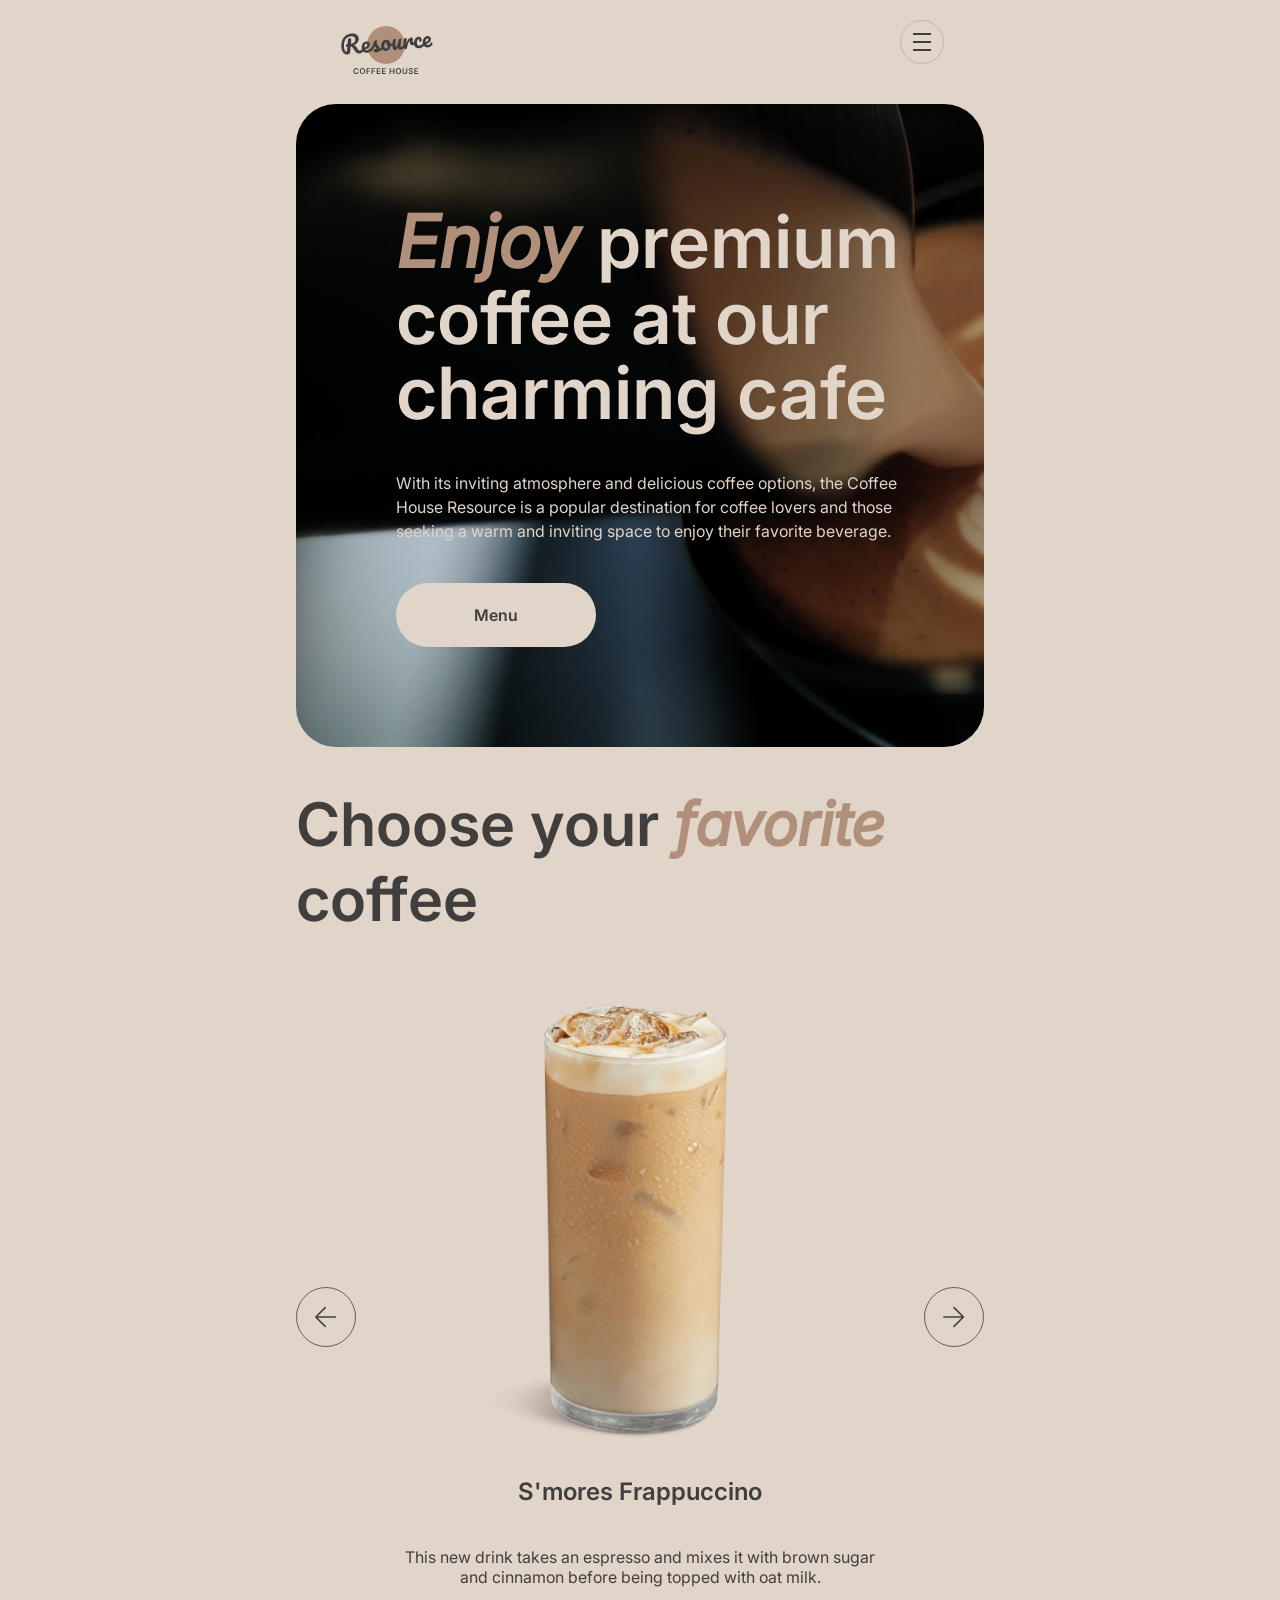
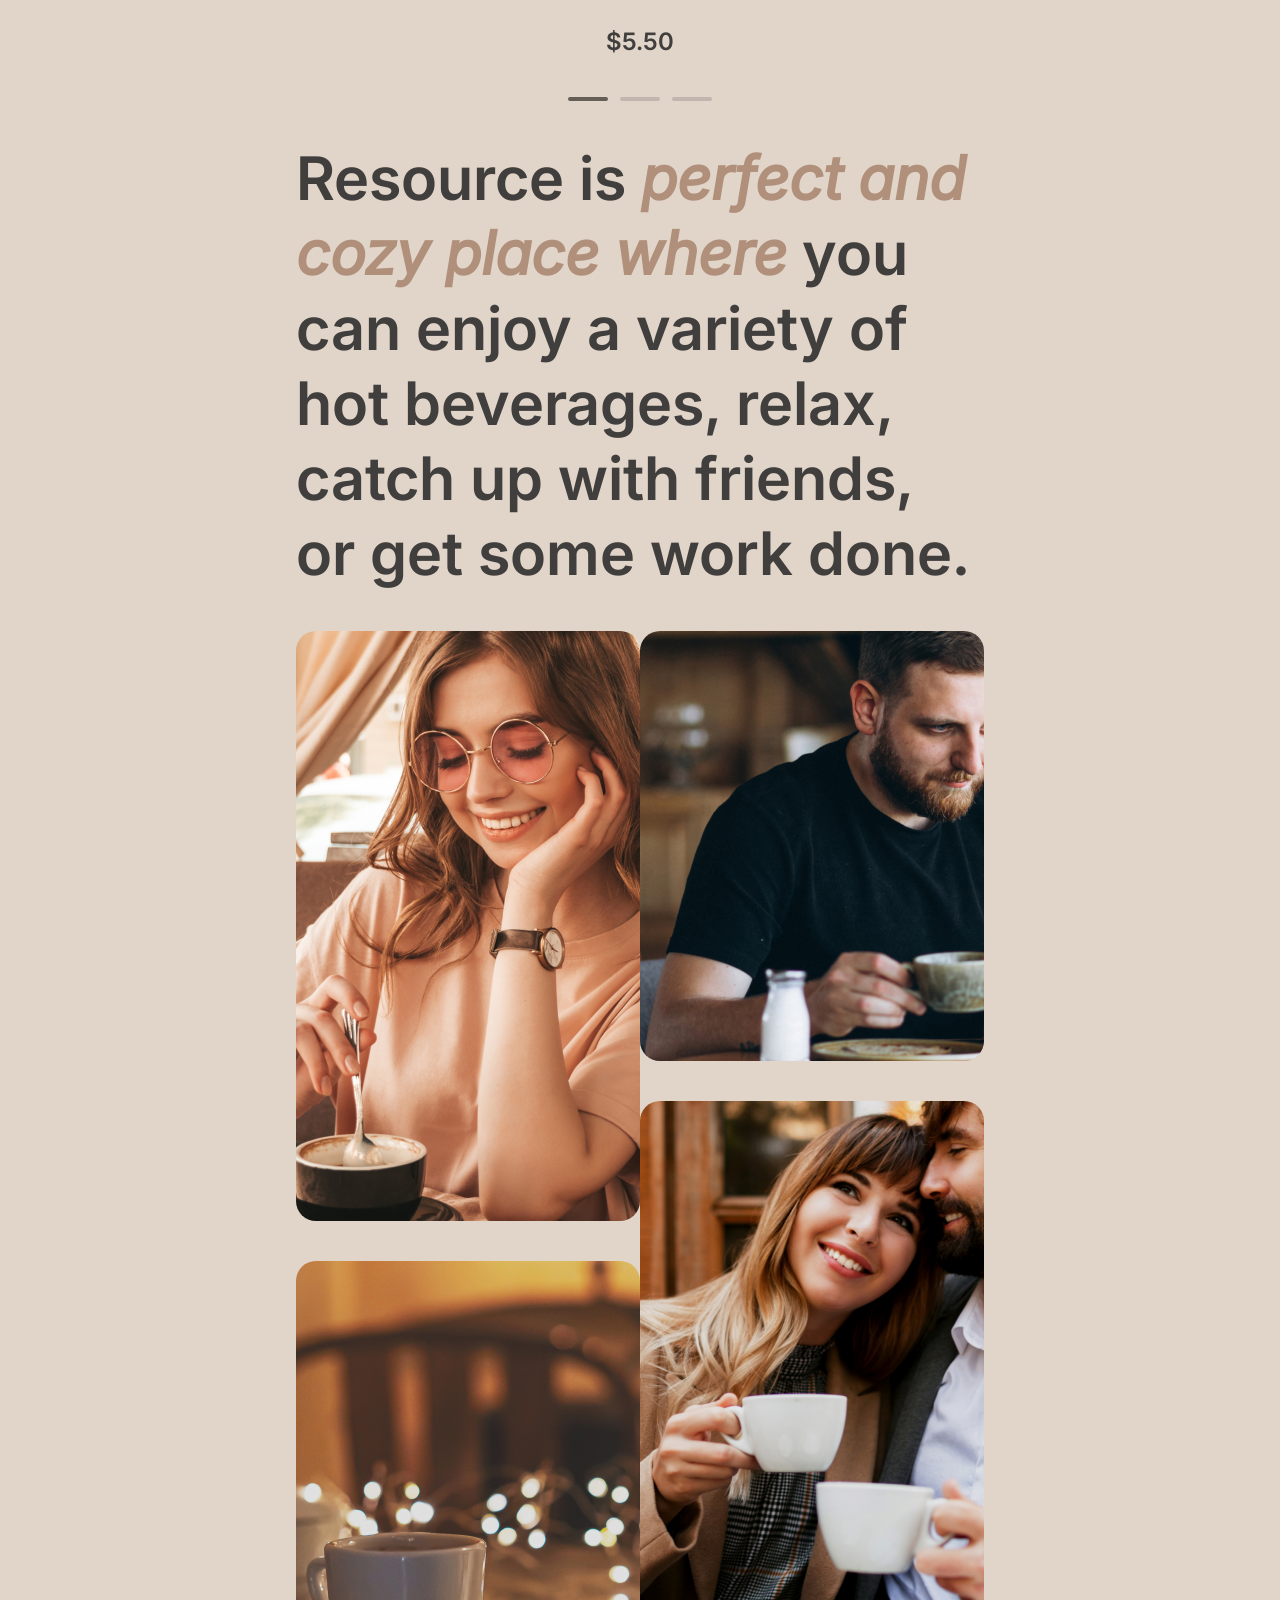
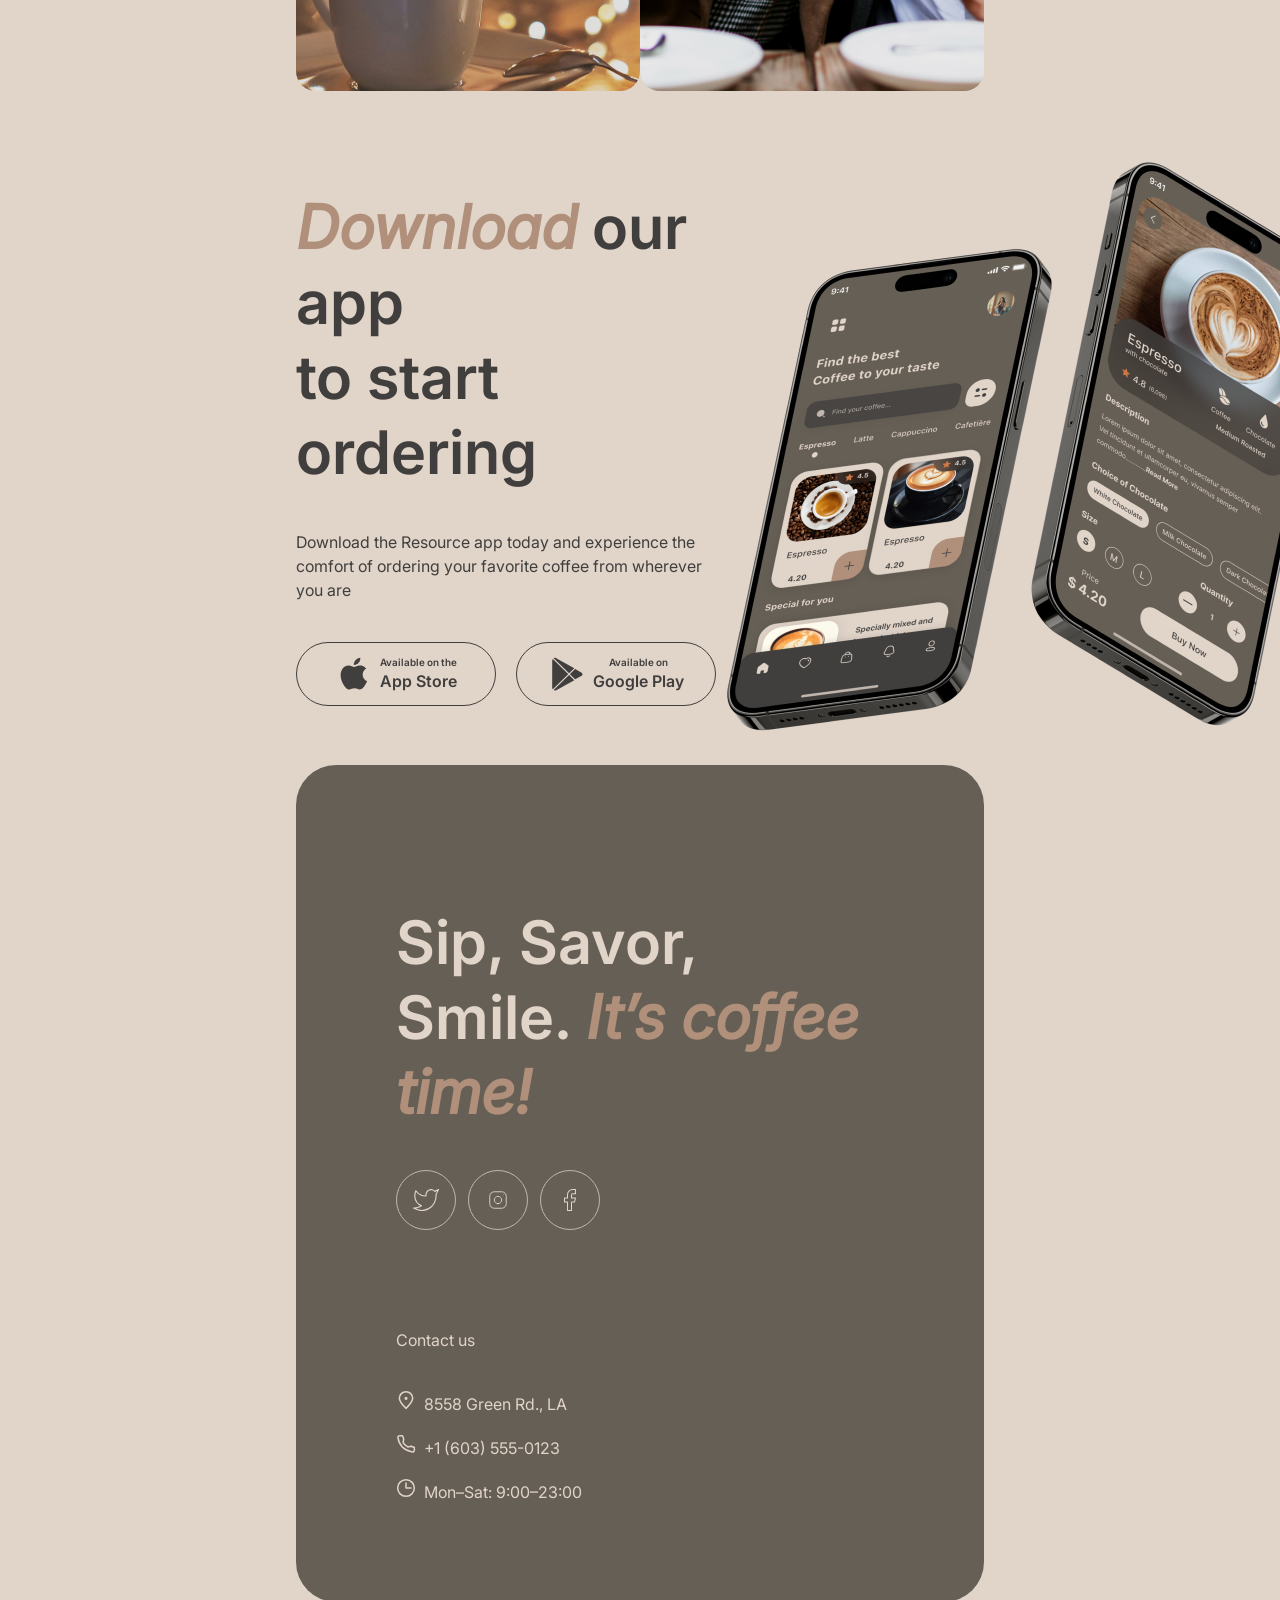
<file: index.html>
<!doctype html>
<html lang="ru">
<head>
    <meta charset="UTF-8">
    <meta name="viewport"
          content="width=device-width, user-scalable=no, initial-scale=1.0, maximum-scale=1.0, minimum-scale=1.0">
    <meta http-equiv="X-UA-Compatible" content="ie=edge">
    <link rel="stylesheet" href="./assets/styles/style.css">
    <title>landing-page</title>
</head>
<body>
<header class="header">
    <div class="header__logo">
        <img src="./assets/img/icon/logo.svg" alt="Logo" />
    </div>

    <nav class="header__nav">
        <ul class="header__menu">
            <li class="header__menu-item">
                <a class="header__link" href="#slider">Favorite coffee</a>
            </li>
            <li class="header__menu-item">
                <a class="header__link" href="#about">About</a>
            </li>
            <li class="header__menu-item">
                <a class="header__link" href="#download">Mobile app</a>
            </li>
            <li class="header__menu-item">
                <a class="header__link" href="#contact">Contact us</a>
            </li>
        </ul>
        <div class="header__actions">
            <button class="header__theme-toggle" type="button">
                <img src="./assets/img/icon/moon.svg" alt="" />
            </button>
            <a class="header__menu-link" href="./pages/menu/index.html">
                <span class="header__link">Menu</span>
                <img class="header__menu-icon" src="./assets/img/icon/coffee.svg" alt="icon" />
            </a>
        </div>
    </nav>



    <button class="header__burger" type="button" aria-label="Open menu">
        <span></span>
        <span></span>
        <span></span>
    </button>
</header>

<section class="hero">
    <div class="hero__content">
        <h1 class="hero__title">
            <span class="hero__title-accent">Enjoy</span> premium coffee at our charming cafe
        </h1>
        <p class="hero__description">
            With its inviting atmosphere and delicious coffee options,
            the Coffee House Resource is a popular destination for coffee lovers and those seeking
            a warm and inviting space to enjoy their favorite beverage.
        </p>
        <a class="hero__button" href="#">Menu</a>
    </div>
</section>

<section id="slider" class="slider">
    <div class="slider__header">
        <h2 class="heading-2">
            Choose your <span class="heading-2-accent">favorite</span> coffee
        </h2>
    </div>

    <div class="slider__body">
        <button class="slider__arrow slider__arrow--prev" type="button" aria-label="Previous slide">
            <img src="./assets/img/icon/left.svg" alt="" />
        </button>

        <div class="slider__viewport">
            <div class="slider__track">
                <div class="slider__slide">
                    <img class="slider__image" src="./assets/img/coffee-slider-1.png" alt="S'mores Frappuccino" />
                    <div class="slider__info">
                        <span class="slider__name">S'mores Frappuccino</span>
                        <p class="slider__description">
                            This new drink takes an espresso and mixes it with brown
                            sugar and cinnamon before being topped with oat milk.
                        </p>
                        <span class="slider__price">$5.50</span>
                    </div>
                </div>

                <div class="slider__slide">
                    <img class="slider__image" src="./assets/img/coffee-slider-2.png" alt="Caramel Macchiato" />
                    <div class="slider__info">
                        <span class="slider__name">Caramel Macchiato</span>
                        <p class="slider__description">
                            Fragrant and unique classic espresso with rich caramel-peanut
                            <br>syrup, with cream under whipped thick foam.
                        </p>
                        <span class="slider__price">$5.00</span>
                    </div>
                </div>

                <div class="slider__slide">
                    <img class="slider__image" src="./assets/img/coffee-slider-3.png" alt="Irish coffee" />
                    <div class="slider__info">
                        <span class="slider__name">Ice coffee</span>
                        <p class="slider__description">
                            A popular summer drink that tones and invigorates. Prepared
                            <br>from coffee, milk and ice.
                        </p>
                        <span class="slider__price">$4.50</span>
                    </div>
                </div>
            </div>
        </div>

        <button class="slider__arrow slider__arrow--next" type="button" aria-label="Next slide">
            <img src="./assets/img/icon/right.svg" alt="" />
        </button>
    </div>

    <div class="slider__dots">
        <button class="slider__dot slider__dot--active" type="button" aria-label="Slide 1"></button>
        <button class="slider__dot" type="button" aria-label="Slide 2"></button>
        <button class="slider__dot" type="button" aria-label="Slide 3"></button>
    </div>
</section>

<section id="about" class="about">
    <h2 class="about__text heading-2">
        Resource is <span class="about__text-accent heading-2-accent">perfect and cozy place where</span>
        you can enjoy a variety of hot beverages, relax,
        catch up with friends, or get some work done.
    </h2>

    <div class="about__gallery">
        <div class="about__column about__column--left">
            <img class="about__image" src="./assets/img/about-1.png" alt="Coffee cup on table" width="660" height="590"/>
            <img class="about__image" src="./assets/img/about-2.png" alt="Barista making coffee" width="660" height="430"/>
        </div>

        <div class="about__column about__column--right">
            <img class="about__image" src="./assets/img/about-3.png" alt="Coffee beans" width="660" height="430"/>
            <img class="about__image" src="./assets/img/about-4.png" alt="Cafe interior" width="660" height="590"/>
        </div>
    </div>
</section>

<section id="download" class="download">
    <div class="download__content">
        <h2 class="heading-2">
            <span class="heading-2-accent">Download</span> our app <br/> to start ordering
        </h2>

        <p class="download__description">
            Download the Resource app today and experience the comfort
            of ordering your favorite coffee from wherever you are
        </p>

        <div class="download__links">
            <a class="download__link" href="#">
                <img src="./assets/img/icon/apple.svg" alt="icon" />
                <span class="download__link-text">
                    <span class="download__link-subtitle caption">Available on the</span>
                    <span class="download__link-title link-button">App Store</span>
                </span>
            </a>
            <a class="download__link" href="#">
                <img src="assets/img/icon/google.svg" alt="icon" />
                <span class="download__link-text">
                    <span class="download__link-subtitle caption">Available on</span>
                    <span class="download__link-title link-button">Google Play</span>
                </span>
            </a>
        </div>
    </div>
    <div class="download__image-wrapper">
        <img class="download__image" src="./assets/img/mobile-screens.png" alt="Mobile app screens" />
    </div>
</section>

<footer id="contact" class="footer">
    <div class="footer__top">
        <p class="footer__slogan heading-2">
            Sip, Savor, Smile.
            <span class="footer__slogan-accent heading-2-accent">It’s coffee time!</span>
        </p>

        <div class="footer__socials">
            <a class="footer__social-link" href="#" aria-label="Twitter">
                <img class="footer__social-icon" src="./assets/img/icon/tw.svg" alt="icon" />
            </a>
            <a class="footer__social-link" href="#" aria-label="Instagram">
                <img class="footer__social-icon" src="./assets/img/icon/inst.svg" alt="icon" />
            </a>
            <a class="footer__social-link" href="#" aria-label="Facebook">
                <img class="footer__social-icon" src="./assets/img/icon/fc.svg" alt="icon"/>
            </a>
        </div>
    </div>

    <div class="footer__contacts">
        <span class="footer__contacts-title">Contact us</span>

        <ul class="footer__contacts-list">
            <li class="footer__contacts-item">
                <img class="footer__contacts-icon" src="./assets/img/icon/link-item.svg" alt="" />
                <a class="footer__contacts-link" href="#">8558 Green Rd., LA</a>
            </li>
            <li class="footer__contacts-item">
                <img class="footer__contacts-icon" src="./assets/img/icon/phone.svg" alt="" />
                <a class="footer__contacts-link" href="tel:+16035550123">+1 (603) 555-0123</a>
            </li>
            <li class="footer__contacts-item">
                <img class="footer__contacts-icon" src="./assets/img/icon/clock.svg" alt="" />
                <span class="footer__contacts-link">Mon–Sat: 9:00–23:00</span>
            </li>
        </ul>
    </div>
</footer>
<script type="module" src="./assets/main.js"></script>
</body>
</html>
</file>
<file: assets/styles/style.css>
@font-face {
  font-family: "Inter";
  src: url("./fonts/Inter/static/Inter_18pt-Regular.ttf") format("truetype");
  font-weight: 400;
  font-style: normal;
  font-display: swap;
}
@font-face {
  font-family: "Inter";
  src: url("./fonts/Inter/static/Inter_18pt-SemiBold.ttf") format("truetype");
  font-weight: 600;
  font-style: normal;
  font-display: swap;
}
@font-face {
  font-family: "Inter";
  src: url("./fonts/Inter/static/Inter_18pt-Italic.ttf") format("truetype");
  font-weight: 400;
  font-style: italic;
  font-display: swap;
}
*,
*::before,
*::after {
  box-sizing: border-box;
}

body {
  margin: 0;
  padding: 0;
  display: flex;
  flex-direction: column;
  align-items: center;
  background-color: #E1D4C9;
  color: #403F3D;
  font-family: "Inter", sans-serif;
}

ul {
  list-style: none;
  padding: 0;
  margin: 0;
}

a {
  text-decoration: none;
}

h1, h2, h3 {
  margin: 0;
}

p {
  padding: 0;
  margin: 0;
}

.heading-2 {
  font-size: 60px;
  font-weight: 600;
  line-height: 125%;
}
@media (max-width: 688px) {
  .heading-2 {
    font-size: 32px;
  }
}

.heading-2-accent {
  color: #B0907A;
  font-style: italic;
}

.link-button {
  font-size: 16px;
  font-weight: 600;
  line-height: 150%;
  color: #403F3D;
}

.caption {
  font-size: 10px;
  font-weight: 600;
  line-height: 140%;
  color: #403F3D;
}

header, section, footer {
  max-width: 1360px;
  width: 100%;
}
@media (max-width: 1360px) {
  header, section, footer {
    max-width: 688px;
  }
}
@media (max-width: 688px) {
  header, section, footer {
    max-width: 348px;
  }
}

.header {
  display: flex;
  justify-content: space-between;
  padding: 20px 40px;
  gap: 320px;
}
.header__nav {
  display: flex;
  justify-content: space-between;
  align-items: center;
  width: 100%;
}
@media (max-width: 1360px) {
  .header__nav {
    position: fixed;
    top: 0;
    right: 0;
    width: 100%;
    height: 100vh;
    background: #E1D4C9;
    display: flex;
    align-items: center;
    justify-content: center;
    flex-direction: column;
    transform: translateX(100%);
    transition: transform 0.3s ease;
    z-index: 50;
  }
  .header__nav--open {
    transform: translateX(0);
  }
  .header__nav .header__menu {
    flex-direction: column;
    gap: 32px;
    text-align: center;
  }
  .header__nav .header__link {
    font-size: 24px;
  }
}
.header__menu {
  display: flex;
  justify-content: space-between;
  gap: 40px;
}
.header__link {
  font-size: 16px;
  font-weight: 400;
  line-height: 150%;
  color: #403F3D;
}
.header__link:hover {
  text-decoration: underline #403F3D;
}
.header__actions {
  display: flex;
  align-items: center;
  gap: 24px;
}
.header__menu-link {
  display: flex;
  align-items: flex-start;
  gap: 8px;
}
.header__burger {
  display: none;
  flex-direction: column;
  justify-content: space-between;
  width: 44px;
  height: 44px;
  padding: 12px;
  background: none;
  border: 1px solid #C1B6AD;
  border-radius: 100px;
  cursor: pointer;
}
@media (max-width: 1360px) {
  .header__burger__burger {
    display: flex;
  }
}
.header__burger span {
  display: block;
  width: 100%;
  height: 2px;
  background: #403F3D;
  transition: transform 0.3s, opacity 0.3s;
}
.header__burger--active span:nth-child(1) {
  transform: translateY(8px) rotate(45deg);
}
.header__burger--active span:nth-child(2) {
  opacity: 0;
}
.header__burger--active span:nth-child(3) {
  transform: translateY(-8px) rotate(-45deg);
}
@media (max-width: 1360px) {
  .header .header__burger {
    display: flex;
  }
}

.hero {
  background-image: url("/assets/img/Background.png");
  background-size: cover;
  border-radius: 40px;
  margin: 0 40px;
}
.hero__content {
  display: flex;
  flex-direction: column;
  align-items: flex-start;
  padding: 100px;
  width: 730px;
}
.hero__title {
  font-size: 72px;
  font-weight: 600;
  line-height: 105%;
  color: #E1D4C9;
}
.hero__title-accent {
  color: #B0907A;
  font-style: italic;
}
.hero__description {
  font-size: 16px;
  font-weight: 400;
  line-height: 150%;
  color: #E1D4C9;
  margin: 40px 0;
}
.hero__button {
  background-color: #E1D4C9;
  padding: 20px 78px;
  border-radius: 100px;
  font-size: 16px;
  font-weight: 600;
  line-height: 150%;
  color: #403F3D;
}

.about {
  margin: 40px;
  display: flex;
  flex-direction: column;
  gap: 40px;
}
.about__gallery {
  display: flex;
  justify-content: space-between;
}
.about__column {
  display: flex;
  flex-direction: column;
  gap: 40px;
  max-width: 660px;
  width: 100%;
}
.about__image {
  border-radius: 20px;
  width: 100%;
  object-fit: none;
}

.download {
  display: flex;
  justify-content: space-between;
  align-items: center;
}
.download__links {
  display: flex;
  align-items: center;
  gap: 20px;
}
.download__link {
  display: flex;
  align-items: center;
  justify-content: center;
  gap: 8px;
  padding: 12px 20px;
  border: solid 1px #403F3D;
  border-radius: 100px;
  width: 200px;
}
.download__link-text {
  display: flex;
  flex-direction: column;
  align-items: center;
  justify-content: center;
}
.download__description {
  font-size: 16px;
  font-weight: 400;
  line-height: 150%;
  color: #403F3D;
}
.download__content {
  display: flex;
  flex-direction: column;
  gap: 40px;
  max-width: 630px;
  width: 100%;
}

.footer {
  background-color: #665F55;
  color: #E1D4C9;
  display: flex;
  justify-content: flex-start;
  align-items: center;
  border-radius: 40px;
  padding: 100px;
  gap: 100px;
}
@media (max-width: 1360px) {
  .footer {
    flex-wrap: wrap;
  }
}
@media (max-width: 1360px) and (max-width: 1360px) {
  .footer {
    max-width: 688px;
  }
}
.footer__content {
  display: flex;
  flex-direction: column;
  max-width: 530px;
  width: 100%;
}
.footer__top {
  max-width: 530px;
}
.footer__slogan {
  margin: 40px 0;
}
.footer__socials {
  display: flex;
  justify-content: space-between;
  max-width: 204px;
  width: 100%;
}
.footer__social-link {
  border: solid 1px #C1B6AD;
  border-radius: 100px;
  padding: 18px;
  display: flex;
  justify-content: center;
  width: 60px;
  height: 60px;
}
.footer__contacts {
  display: flex;
  flex-direction: column;
}
.footer__contacts-title {
  margin-bottom: 40px;
}
.footer__contacts-list {
  display: flex;
  flex-direction: column;
  gap: 20px;
}
.footer__contacts-item {
  display: flex;
  align-items: baseline;
  gap: 8px;
}
.footer__contacts-link {
  color: #E1D4C9;
}

.slider__header {
  display: flex;
  justify-content: center;
  margin: 40px 0;
}
.slider__body {
  display: flex;
  justify-content: space-between;
  align-items: center;
  gap: 40px;
}
.slider__viewport {
  flex: 1;
  overflow: hidden;
}
.slider__track {
  display: flex;
  transition: transform 0.4s ease;
}
.slider__slide {
  display: flex;
  flex-direction: column;
  align-items: center;
  gap: 20px;
  flex-shrink: 0;
  width: 100%;
}
.slider__image {
  display: block;
  width: 100%;
  max-width: 480px;
  height: auto;
}
.slider__info {
  display: flex;
  flex-direction: column;
  align-items: center;
  text-align: center;
}
.slider__name {
  font-size: 24px;
  font-weight: 600;
  line-height: 125%;
}
.slider__description {
  margin: 40px 0;
  max-width: 480px;
}
.slider__price {
  font-size: 24px;
  font-weight: 600;
  line-height: 125%;
}
.slider__arrow {
  flex-shrink: 0;
  display: flex;
  align-items: center;
  justify-content: center;
  background: none;
  border: solid 1px #665F55;
  border-radius: 100px;
  width: 60px;
  height: 60px;
  padding: 18px;
  cursor: pointer;
  transition: background 0.3s;
}
.slider__arrow:hover {
  background: #665F55;
}
.slider__arrow img {
  width: 100%;
  height: 100%;
  transition: filter 0.3s;
}
.slider__dots {
  display: flex;
  justify-content: center;
  gap: 12px;
  margin-top: 40px;
}
.slider__dot {
  width: 40px;
  height: 4px;
  border-radius: 100px;
  border: none;
  background: #C1B6AD;
  cursor: pointer;
  padding: 0;
  transition: background 0.3s;
}
.slider__dot--active {
  background: #665F55;
}

.surprise {
  display: flex;
  justify-content: center;
  text-align: center;
}
.surprise__header {
  max-width: 800px;
  width: 100%;
}

.menu__categories {
  display: flex;
  justify-content: center;
  gap: 16px;
  margin: 40px 0;
}
.menu__category {
  background: none;
  border: 1px solid #C1B6AD;
  border-radius: 100px;
  padding: 8px 16px;
  font-size: 16px;
  font-weight: 600;
  line-height: 150%;
  color: #403F3D;
}
.menu__category--active {
  background: #665F55;
  color: #E1D4C9;
}
.menu__cards {
  display: flex;
  justify-content: center;
  flex-wrap: wrap;
  gap: 40px;
  margin-bottom: 100px;
}
.menu__card {
  display: flex;
  flex-direction: column;
  max-width: 310px;
  align-items: flex-start;
  gap: 20px;
  border: solid 1px #C1B6AD;
  border-radius: 40px;
}
.menu__card-image {
  max-width: 310px;
  width: 100%;
  border-radius: 40px;
}
.menu__card-info {
  margin: 20px;
  display: flex;
  flex-direction: column;
  gap: 12px;
}
.menu__card-name, .menu__card-price {
  font-size: 24px;
  font-weight: 600;
  line-height: 125%;
}

.modal {
  display: none;
  position: fixed;
  inset: 0;
  z-index: 100;
}
.modal--open {
  display: block;
}
.modal__overlay {
  position: absolute;
  inset: 0;
  background: rgba(64, 63, 61, 0.8);
}
.modal__content {
  position: relative;
  z-index: 1;
  max-width: 800px;
  width: 90%;
  margin: 40px auto;
  padding: 40px;
  background: #E1D4C9;
  border-radius: 40px;
  display: flex;
  gap: 40px;
}
.modal__close {
  padding: 10px;
  background: none;
  border: 1px solid #665F55;
  border-radius: 100px;
  font-size: 16px;
  font-weight: 600;
  line-height: 150%;
  cursor: pointer;
}
.modal__image {
  width: 310px;
  height: 310px;
  object-fit: contain;
  flex-shrink: 0;
}
.modal__info {
  display: flex;
  flex-direction: column;
  gap: 20px;
}
.modal__name {
  margin: 0;
  font-size: 24px;
  font-weight: 600;
}
.modal__group-title {
  font-size: 16px;
  font-weight: 400;
  line-height: 150%;
}
.modal__description {
  margin: 0;
  font-size: 16px;
  font-weight: 400;
  line-height: 150%;
}
.modal__checkbox {
  margin: 0;
}
.modal__sizes {
  display: flex;
  gap: 8px;
}
.modal__size {
  display: flex;
  align-items: center;
  background: none;
  border: 1px solid #C1B6AD;
  border-radius: 100px;
  padding: 8px;
  font-size: 16px;
  font-weight: 600;
  line-height: 150%;
  color: #403F3D;
}
.modal__size-label {
  display: flex;
  align-items: center;
  justify-content: center;
  background-color: #C1B6AD;
  padding: 8px;
  width: 30px;
  height: 30px;
  border-radius: 50%;
  margin-right: 8px;
}
.modal__size--active {
  background: #665F55;
}
.modal__additives {
  display: flex;
  gap: 8px;
}
.modal__additive {
  display: flex;
  align-items: center;
  background: none;
  border: 1px solid #C1B6AD;
  border-radius: 100px;
  padding: 8px;
  font-size: 16px;
  font-weight: 600;
  line-height: 150%;
  color: #403F3D;
}
.modal__additive:has(input[type=checkbox]:checked) {
  background: #665F55;
  color: #E1D4C9;
}
.modal__additive input[type=checkbox] {
  appearance: none;
}
.modal__total {
  margin-top: auto;
  font-size: 24px;
  font-weight: 600;
}
.modal__warning {
  display: flex;
  align-items: flex-start;
  gap: 12px;
}
.modal__warning-text {
  font-size: 10px;
  font-weight: 600;
  line-height: 140%;
}

/*# sourceMappingURL=style.css.map */
</file>
